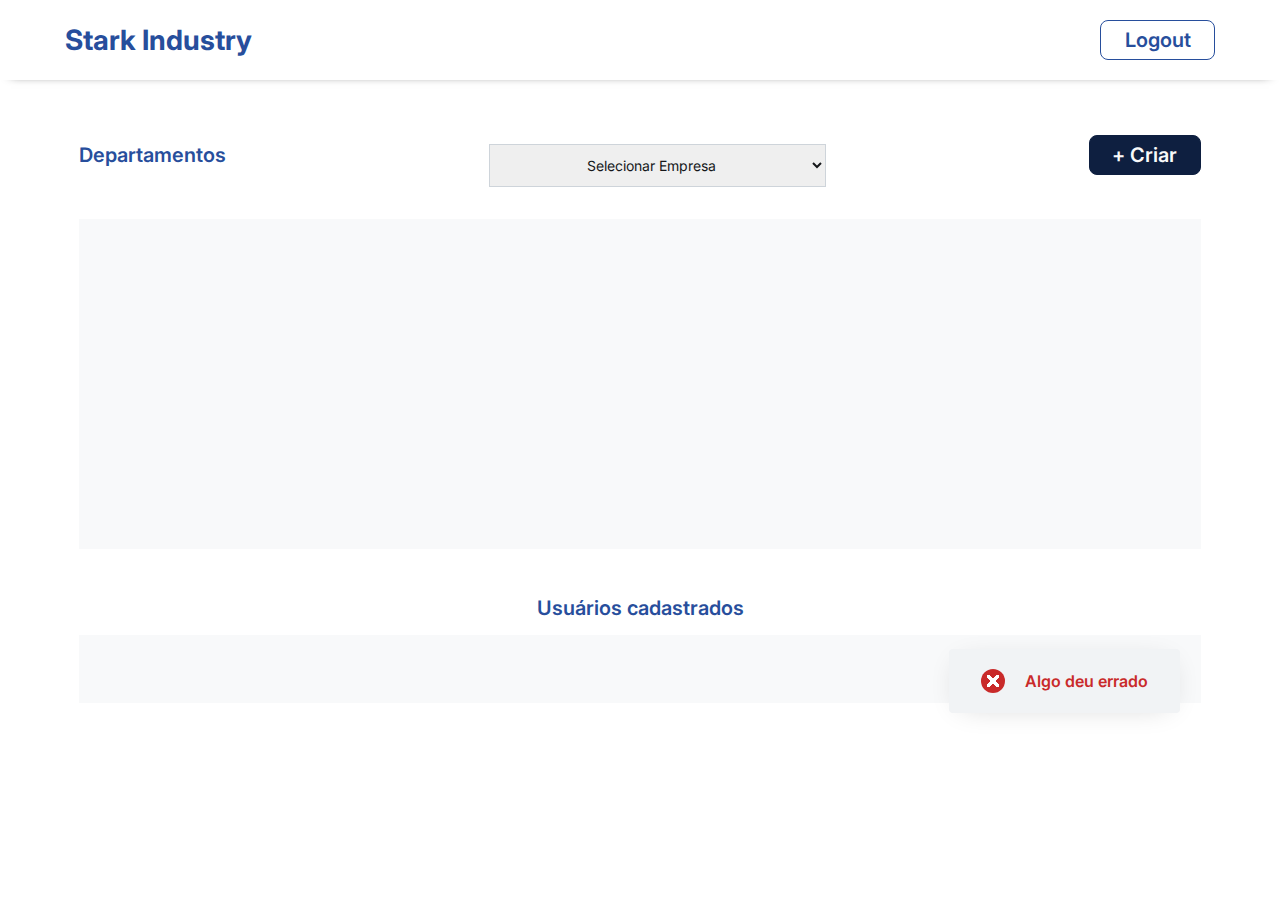
<file: src/pages/DashBordAdmin/index.html>
<!DOCTYPE html>
<html lang="pt-br">
<head>
    <meta charset="UTF-8">
    <meta http-equiv="X-UA-Compatible" content="IE=edge">
    <meta name="viewport" content="width=device-width, initial-scale=1.0">
    <title>DashBoard Admin</title>
    <link rel="stylesheet" href="../../styles/globalStyle.css">
    <link rel="stylesheet" href="../../styles/texts.css">
    <link rel="stylesheet" href="../../styles/colorTexts.css">
    <link rel="stylesheet" href="../../styles/buttons.css">
    <link rel="stylesheet" href="../../styles/inputs.css">
    <link rel="stylesheet" href="../../styles/cards.css">
    <link rel="stylesheet" href="../../styles/modal.css">
    <link rel="stylesheet" href="index.css">
</head>
<body>
    <header class="container-header">
        <div class="container container-content-header">
            <h1 class="font-2-bold brand-2">Stark Industry</h1>
            <button class="button-menu-icon" id="show"><img src="../../assets/img/Vector.png" alt=""></button>
            <nav class="nav-header">
                <button class="button-base button-brand-2 button-base-2" id="btn-logout">Logout</button>
 
            </nav>
        </div>
    </header>
    <main class="container container-main">
        <section class="container-list-department">
            <h1 class="font-3-semibold brand-2">Departamentos</h1>
            <select name="select-company" id="select-company" class="font-5-regular">
                <option value="0">Selecionar Empresa</option>
            </select>
            <button class="button-base button-brand-1" id="button-create" data-modal-control="create">+ Criar</button>
            <ul class="list-department">
                
            </ul>
        </section>
        <section class="container-user-registered">
            <h1 class="font-3-semibold brand-2">Usuários cadastrados</h1>
            <ul class="list-user-registered" id="list-user-registered">
                
            </ul>
        </section>
    </main>
    
    <script type="module" src="index.js"></script>
</body>
</html>
</file>
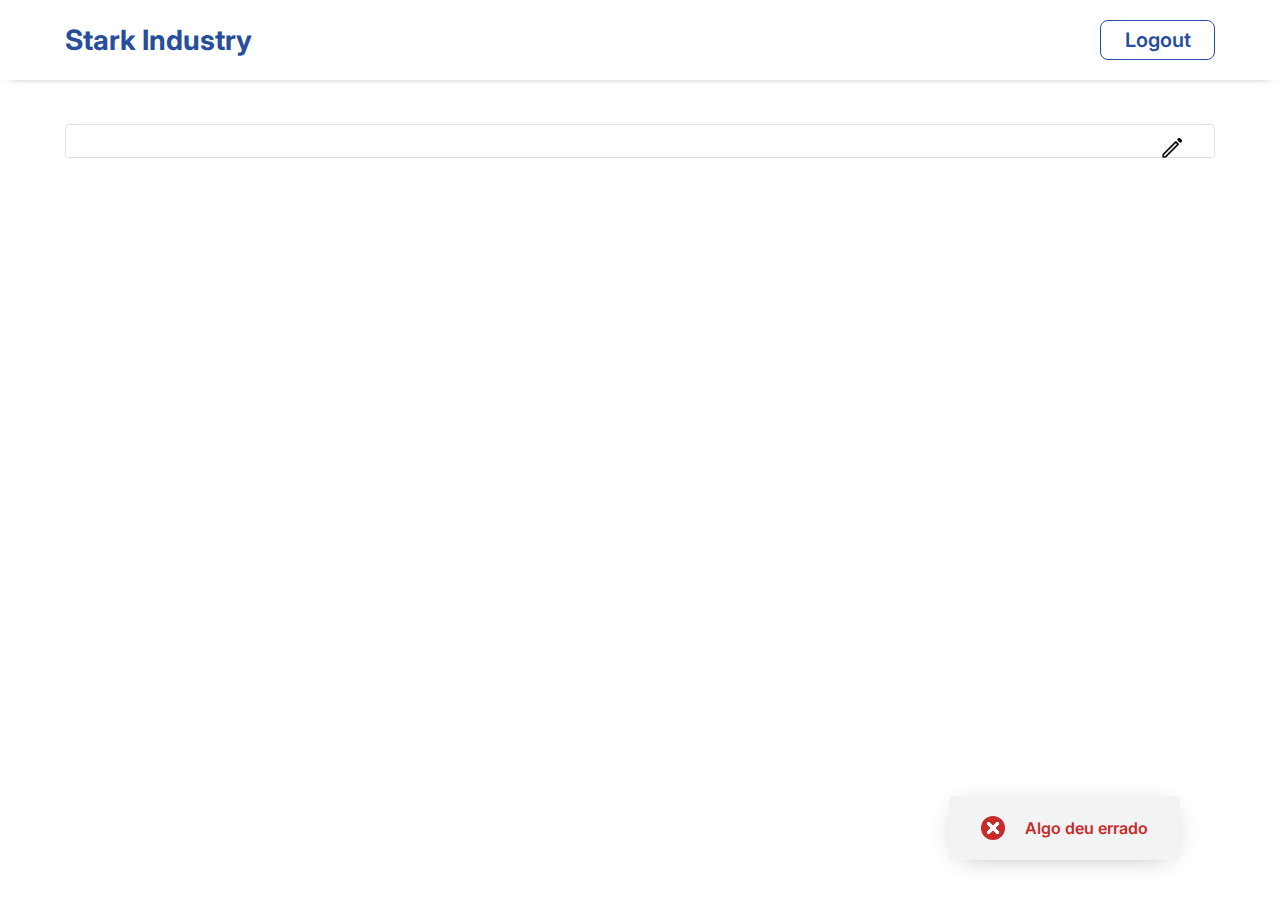
<file: src/pages/DashBordUser/index.html>
<!DOCTYPE html>
<html lang="pt-br">
<head>
   <meta charset="UTF-8">
   <meta http-equiv="X-UA-Compatible" content="IE=edge">
   <meta name="viewport" content="width=device-width, initial-scale=1.0">
   <title>Stark Industry DashBoard User</title>
   <link rel="stylesheet" href="../../styles/globalStyle.css">
   <link rel="stylesheet" href="../../styles/texts.css">
   <link rel="stylesheet" href="../../styles/colorTexts.css">
   <link rel="stylesheet" href="../../styles/buttons.css">
   <link rel="stylesheet" href="../../styles/inputs.css">
   <link rel="stylesheet" href="../../styles/modal.css">

   <link rel="stylesheet" href="index.css">
</head>
<body>
   <header class="container-header">
       <div class="container container-content-header">
           <h1 class="font-2-bold brand-2">Stark Industry</h1>
           <button class="button-menu-icon" id="show"><img src="../../assets/img/Vector.png" alt=""></button>
           <nav class="nav-header">
               <button class="button-base button-brand-2 button-base-2" id="btn-logout">Logout</button>

           </nav>
       </div>
   </header>
   <main class="container container-main">
       <section class="container-user-infor">
            <button class="button-edit"><img src="../../assets/img/Vector (1).png" alt="icon edit"></button>
       </section>
       <section id="container-job">
            
       </section>
       
   </main>


   <script type="module" src="index.js"></script>
</body>
</html>
</file>
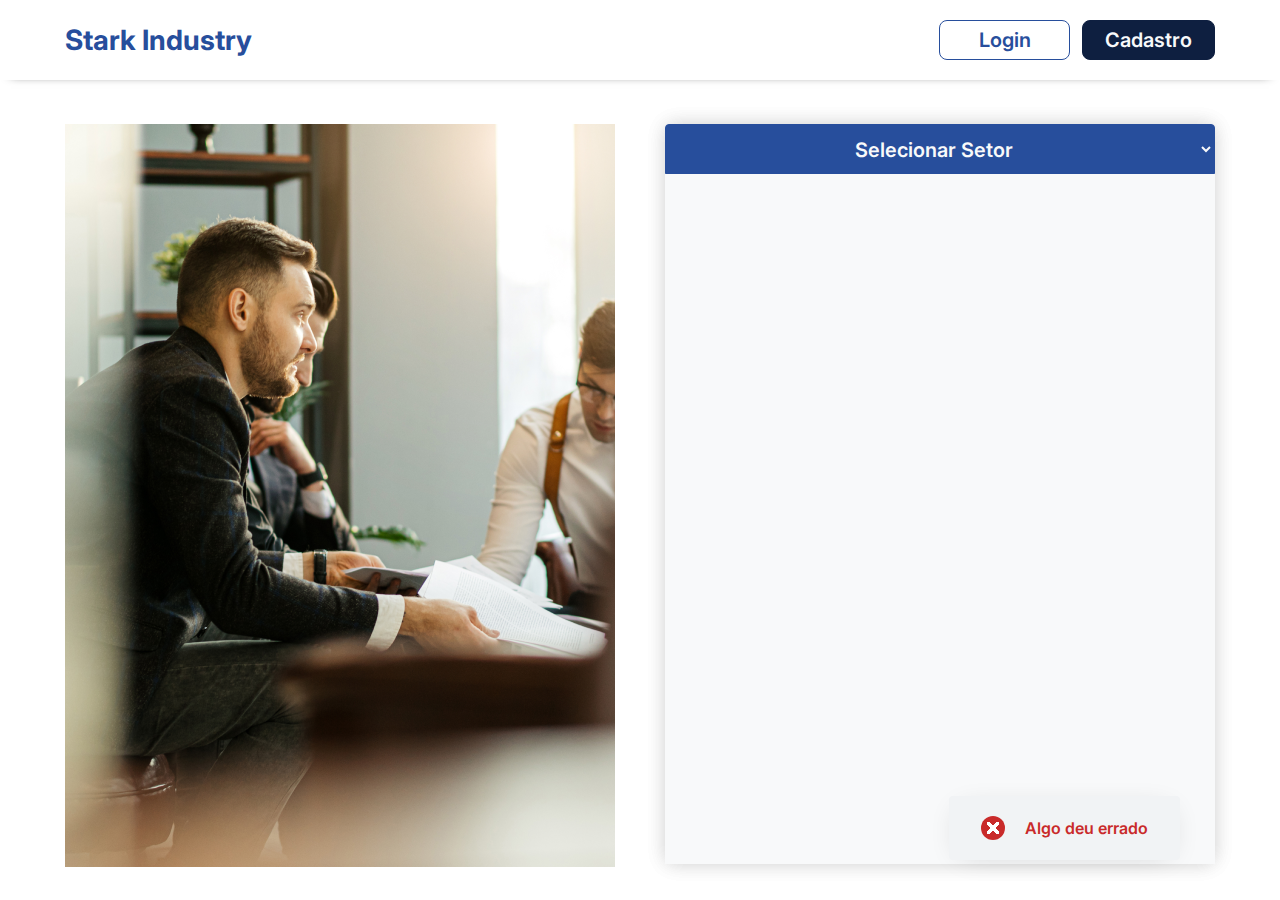
<file: src/pages/home/index.html>
<!DOCTYPE html>
 <html lang="pt-br">
 <head>
    <meta charset="UTF-8">
    <meta http-equiv="X-UA-Compatible" content="IE=edge">
    <meta name="viewport" content="width=device-width, initial-scale=1.0">
    <title>Stark Industry</title>
    <link rel="stylesheet" href="../../styles/globalStyle.css">
    <link rel="stylesheet" href="../../styles/texts.css">
    <link rel="stylesheet" href="../../styles/colorTexts.css">
    <link rel="stylesheet" href="../../styles/buttons.css">
    <link rel="stylesheet" href="../../styles/modal.css">
    <link rel="stylesheet" href="index.css">
 </head>
 <body>
    <header class="container-header">
        <div class="container container-content-header">
            <h1 class="font-2-bold brand-2">Stark Industry</h1>
            <button class="button-menu-icon" id="show"><img src="../../assets/img/Vector.png" alt=""></button>
            <nav class="nav-header">
                <a href="../Login/index.html" target="_self" class="button-base button-brand-2 button-base-2">Login</a>
                <a href="../Register/index.html" target="_self" class="button-base button-brand-1 button-base-2">Cadastro</a>
            </nav>
        </div>
    </header>
    <main class="container container-main">
        <Section class="section-banner">
            <img src="../../assets/img/Rectangle 6.png" alt="">
        </Section>
        <Section class="section-list-companies">
            <select name="select-sector" id="select-sector" class="font-3-semibold">
                <option value="0">Selecionar Setor</option>
                
            </select>
            <ul class="list-companies">
                
            </ul>
        </Section>
    </main>

    <script type="module" src="index.js"></script>
 </body>
 </html>
</file>
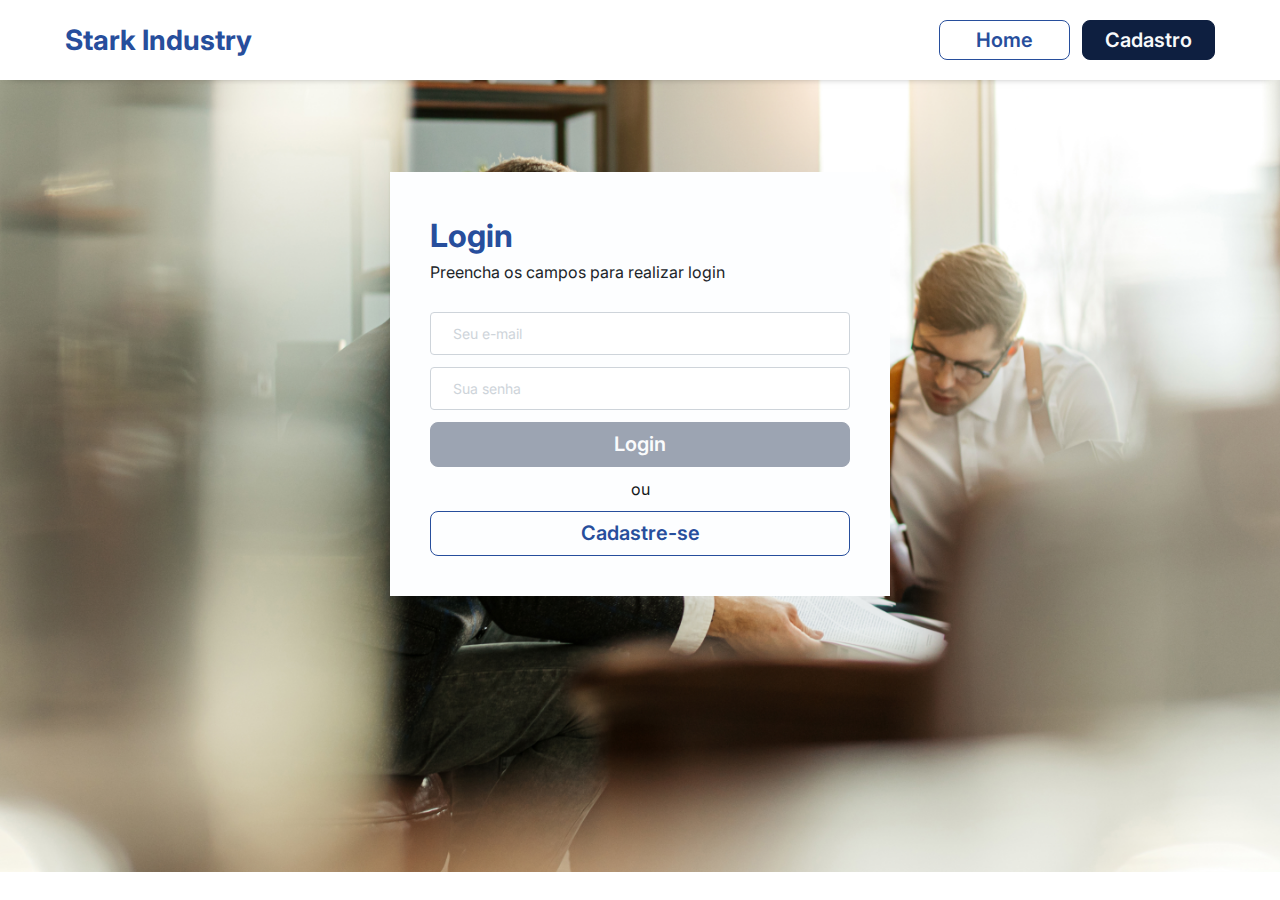
<file: src/pages/Login/index.html>
<!DOCTYPE html>
<html lang="pt-br">
<head>
   <meta charset="UTF-8">
   <meta http-equiv="X-UA-Compatible" content="IE=edge">
   <meta name="viewport" content="width=device-width, initial-scale=1.0">
   <title>Stark Industry Login</title>
   <link rel="stylesheet" href="../../styles/globalStyle.css">
   <link rel="stylesheet" href="../../styles/texts.css">
   <link rel="stylesheet" href="../../styles/colorTexts.css">
   <link rel="stylesheet" href="../../styles/buttons.css">
   <link rel="stylesheet" href="../../styles/inputs.css">
   <link rel="stylesheet" href="../../styles/modal.css">
   <link rel="stylesheet" href="index.css">
</head>
<body>
   <header class="container-header">
       <div class="container container-content-header">
           <h1 class="font-2-bold brand-2">Stark Industry</h1>
           <button class="button-menu-icon" id="show"><img src="../../assets/img/Vector.png" alt=""></button>
           <nav class="nav-header">
               <a href="../home/index.html" target="_self" class="button-base button-brand-2 button-base-2">Home</a>
               <a href="../Register/index.html" target="_self" class="button-base button-brand-1 button-base-2">Cadastro</a>
           </nav>
       </div>
   </header>
   <main class="container-main">
        <section class="container-form-login">
            <div class="header-form">
                <h1 class="font-1-bold brand-2">Login</h1>
                <span class="font-4-regular grey-1">Preencha os campos para realizar login</span>
            </div>
            <form>
                <input class="input-base" type="email" name="email" id="email" placeholder="Seu e-mail">
                <input class="input-base" type="password" name="password" id="password" placeholder="Sua senha">
                <button type="submit" class="button-base button-brand-1" disabled>Login</button>
                <span>ou</span>
                <a class="button-base button-brand-2" href="../Register/index.html" target="_self">Cadastre-se</a>
            </form>
        </section>
   </main>

   <script type="module" src="index.js"></script>
</body>
</html>
</file>
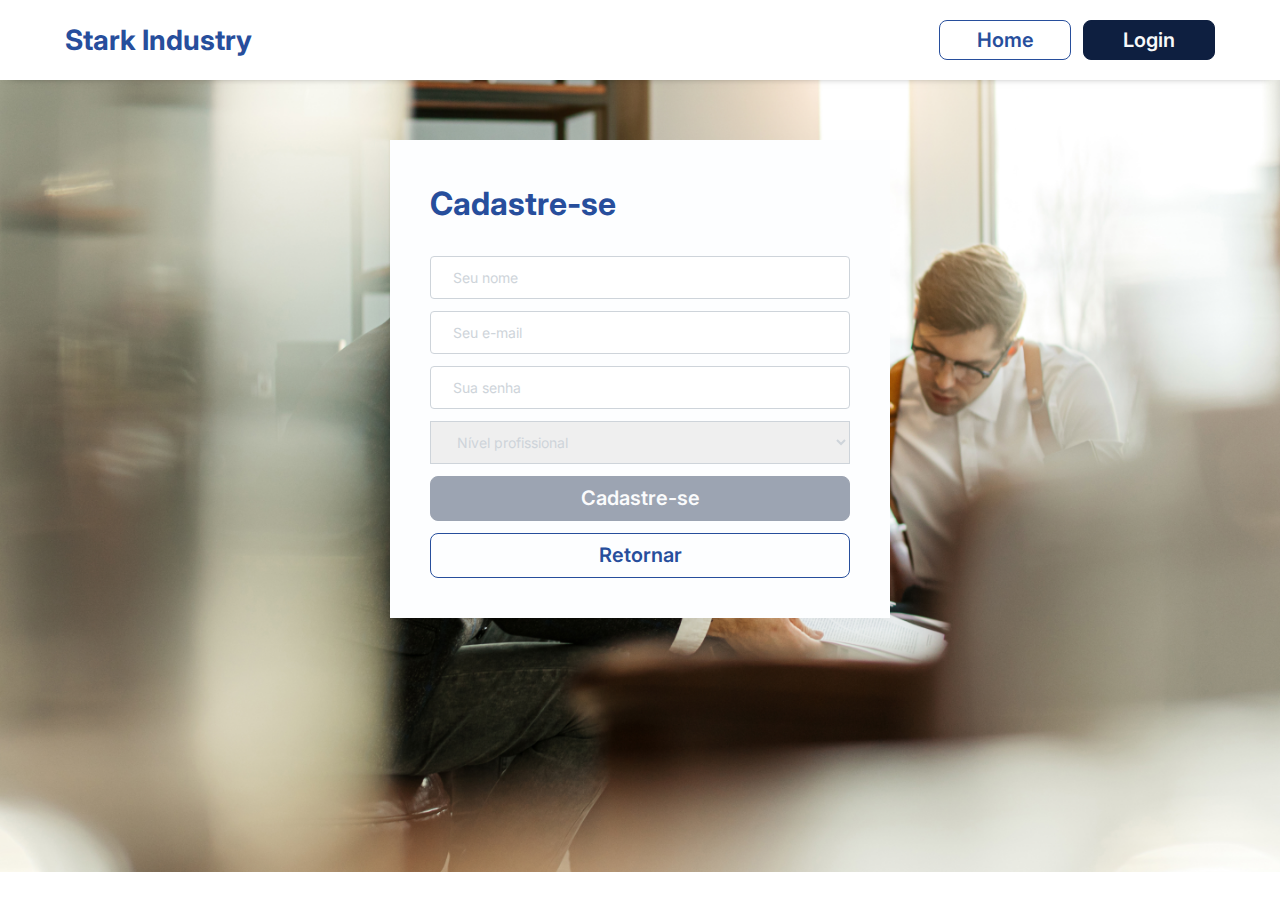
<file: src/pages/Register/index.html>
<!DOCTYPE html>
<html lang="pt-br">
<head>
   <meta charset="UTF-8">
   <meta http-equiv="X-UA-Compatible" content="IE=edge">
   <meta name="viewport" content="width=device-width, initial-scale=1.0">
   <title>Stark Industry Cadastro</title>
   <link rel="stylesheet" href="../../styles/globalStyle.css">
   <link rel="stylesheet" href="../../styles/texts.css">
   <link rel="stylesheet" href="../../styles/colorTexts.css">
   <link rel="stylesheet" href="../../styles/buttons.css">
   <link rel="stylesheet" href="../../styles/inputs.css">
   <link rel="stylesheet" href="../../styles/modal.css">
   <link rel="stylesheet" href="index.css">
</head>
<body>
   <header class="container-header">
       <div class="container container-content-header">
           <h1 class="font-2-bold brand-2">Stark Industry</h1>
           <button class="button-menu-icon" id="show"><img src="../../assets/img/Vector.png" alt=""></button>
           <nav class="nav-header">
               <a href="../home/index.html" target="_self" class="button-base button-brand-2 button-base-2">Home</a>
               <a href="../Login/index.html" target="_self" class="button-base button-brand-1 button-base-2">Login</a>
           </nav>
       </div>
   </header>
   <main class="container-main">
        <section class="container-form-login">
            <div class="header-form">
                <h1 class="font-1-bold brand-2">Cadastre-se</h1>
            </div>
            <form>
                <input class="input-base" type="text" name="name" id="username" placeholder="Seu nome">
                <input class="input-base" type="email" name="email" id="email" placeholder="Seu e-mail">
                <input class="input-base" type="password" name="password" id="password" placeholder="Sua senha">
                <select name="Professional_level" id="professional_level" aria-placeholder="Nível profissional">
                    <option value="0">Nível profissional</option>
                    <option value="estágio">Estágio</option>
                    <option value="júnior">Júnior</option>
                    <option value="pleno">Pleno</option>
                    <option value="sênior">Sênior</option>
                </select>
                <button type="submit" class="button-base button-brand-1" disabled>Cadastre-se</button>
                <a class="button-base button-brand-2" href="../Login/index.html" target="_self">Retornar</a>
            </form>
        </section>
   </main>

   <script type="module" src="index.js"></script>
</body>
</html>
</file>
<file: src/styles/globalStyle.css>
@import url('https://fonts.googleapis.com/css2?family=Inter:wght@400;500;600;700;800;900&display=swap');

:root {
    --color-brand-100: #0e1f40;
    --color-brand-200: #274e9c;
    --color-grey-000: #15171a;
    --color-grey-100: #212529;
    --color-grey-200: #2b2f33;
    --color-grey-300: #868e96;
    --color-grey-400: #adb5bd;
    --color-grey-500: #ced4da;
    --color-grey-600: #dee2e6;
    --color-grey-700: #f1f3f5;
    --color-grey-800: #f8f9fa;
    --color-grey-900: #fdfeff;
    --opacity: #1f1f1f80;
    --color-feedback-alert: #c92a2a;
    --color-feedback-sucess: #087f5b;
    --color-feedback-warning: #f08c00;
    --color-feedback-disable: #c6c7cd;

    --font-size-1: 2rem;
    --font-size-2: 1.75rem;
    --font-size-3: 1.25rem;
    --font-size-4: 1rem;
    --font-size-5: 0.875rem;

    --radius-1: 0.75rem;
    --radius-2: 0.5rem;
    --radius-3: 0.25rem;
    --radius-50: 50%;

    --gap-1: 1.75rem;
    --gap-2: 1.5rem;
    --gap-3: 1.25rem;
    --gap-4: 1rem;
    --gap-5: 0.875rem;
    --gap-6: 0.75rem;
}

* {
    margin: 0;
    padding: 0;
    box-sizing: border-box;
    text-decoration: none;
    list-style: none;
    font-family: "Inter", sans-serif;
    color: var(--color-grey-000);
}

.container {
    margin: 0 auto;
    max-width: 1150px;
}
</file>
<file: src/styles/texts.css>
.font-1-semibold {
    font-size: var(--font-size-1);
    font-weight: 600;
    line-height: 150%;
}

.font-1-bold {
    font-size: var(--font-size-1);
    font-weight: 700;
    line-height: 150%;
}

.font-2-semibold {
    font-size: var(--font-size-2);
    font-weight: 600;
    line-height: 150%;  
}

.font-2-bold {
    font-size: var(--font-size-2);
    font-weight: 700;
    line-height: 150%;  
}

.font-3-regular {
    font-size: var(--font-size-3);
    font-weight: 400;
    line-height: 150%;
}

.font-3-semibold {
    font-size: var(--font-size-3);
    font-weight: 600;
    line-height: 150%;
}

.font-3-bold {
    font-size: var(--font-size-3);
    font-weight: 700;
    line-height: 150%;
}

.font-4-regular {
    font-size: var(--font-size-4);
    font-weight: 400;
    line-height: 150%;
}

.font-4-semibold {
    font-size: var(--font-size-4);
    font-weight: 600;
    line-height: 150%;
}

.font-4-bold {
    font-size: var(--font-size-4);
    font-weight: 700;
    line-height: 150%;
}

.font-5-regular {
    font-size: var(--font-size-5);
    font-weight: 400;
    line-height: 150%;
}

.font-5-semibold {
    font-size: var(--font-size-5);
    font-weight: 600;
    line-height: 150%;
}

.font-5-bold {
    font-size: var(--font-size-5);
    font-weight: 700;
    line-height: 150%;
}
</file>
<file: src/styles/colorTexts.css>
.brand-1 {
    color: var(--color-brand-100);    
}

.brand-2 {
    color: var(--color-brand-200);
}

.alert {
    color: var(--color-feedback-alert);
}

.sucess {
    color: var(--color-feedback-sucess)
}

.grey-0 {
    color: var(--color-grey-000); 
}

.grey-1 {
    color: var(--color-grey-100); 
}

.grey-2 {
    color: var(--color-grey-200); 
}

.grey-3 {
    color: var(--color-grey-300); 
}

.grey-4 {
    color: var(--color-grey-400); 
}

.grey-5 {
    color: var(--color-grey-500); 
}

.grey-6 {
    color: var(--color-grey-600); 
}

.grey-7 {
    color: var(--color-grey-700); 
}

.grey-8 {
    color: var(--color-grey-800); 
}

.grey-9 {
    color: var(--color-grey-900); 
}
</file>
<file: src/styles/buttons.css>
.button-base {
    border-radius: var(--radius-2);
    border: none;
    padding: 0.438rem 1.375rem;
    cursor: pointer;
    transition: 0.3s ease;
    font-size: var(--font-size-3);
    font-weight: 600;
    line-height: 120%;
    width: 100%;
    height: 2.8125rem;
    display: flex;
    justify-content: center;
    align-items: center;
}

.button-base-2 {
    height: 2.5rem;
}

.button-brand-1 {
    background-color: var(--color-brand-100);
    border: 1px solid var(--color-brand-100);
    color: var(--color-grey-800);
}
.button-brand-1:hover {
    background-color: var(--color-brand-200);
    border: 1px solid var(--color-brand-200);
}
.button-brand-1:disabled {
    opacity: 40%;
    cursor: default;
}
.button-brand-1:disabled:hover {
    background-color: var(--color-brand-100)
}

.button-brand-2 {
    background-color: transparent;
    border: 1px solid var(--color-brand-200);
    color: var(--color-brand-200);
}
.button-brand-2:hover {
    background-color: var(--color-brand-200);
    color: var(--color-grey-800);
}

.button-sucess {
    background-color: var(--color-feedback-sucess);
    color: #fff;
}

.button-alert {
    border: 1px solid var(--color-feedback-alert);
    border-radius: var(--radius-2);
    color: var(--color-feedback-alert);
}


/* style btn sector */
.sector-btn {
    border: 1px solid var(--color-brand-200);
    display: flex;
    justify-content: center;
    align-items: center;
    border-radius: var(--radius-1);
    padding: 0.35rem 1rem;
    cursor: default;
    max-width: 60%;
} 


/* style btn menu */
.button-menu-icon {
    border: none;
    background-color: transparent;
    display: flex;
}

.button-menu-icon:hover {
    opacity: 40%;
}


.icon-search {
    animation: searchAnimate 4s linear infinite;
}

/* Style btn menu card */
.button-menu-department {
    border: none;
    background-color: transparent;
    display: flex;
    position: absolute;
    right: 0.5rem;
    top: 1.25rem;
    cursor: pointer;
}
.button-menu-department:hover {
    opacity: 40%;
}
.button-menu-department > img {
    width: 1rem;
}

.btn-base-menu {
    border: none;
    background-color: transparent;
    cursor: pointer;
    display: flex;
    align-items: center;
    justify-content: center;
}
.btn-base-menu > img {
    width: 1.25rem;
}

/* Style btn edit */
.button-edit {
    border: none;
    background-color: transparent;
    position: absolute;
    top: 1rem;
    right: 1rem;
    cursor: pointer;
}
.button-edit > img {
    width: 1.25rem;
}

.button-close {
    border: none;
    background-color: transparent;
    position: absolute;
    z-index: 1;
    top: 1rem;
    right: 1rem;
    cursor: pointer;
}
.button-close > img {
    width: 1.125rem;
}

.button-visibility {
    width: 40%;
}

@keyframes searchAnimate {
    0% {
        transform: rotate(0deg);
    }
    100% {
        transform: rotate(360deg);
    }
}
</file>
<file: src/styles/inputs.css>
.input-base {
    border: 1px solid var(--color-grey-500);
    border-radius: var(--radius-3);
    outline: none;
    padding: 0.68rem 1.375rem;
    font-size: var(--font-size-4);
    font-weight: 400;
    line-height: 120%;
    width: 100%;
}

.input-base::placeholder {
    font-size: var(--font-size-5);
    color: var(--color-grey-500);
}

select {
    border: 1px solid var(--color-grey-500);
    outline: none;
    padding: 0.68rem 1.375rem;
    font-size: var(--font-size-5);
    font-weight: 400;
    line-height: 120%;
    width: 100%;
}

.select-selected {
    color: var(--color-grey-500);
}

select > option {
    color: var(--color-grey-100);
}

select > option:nth-child(1) {
    color: var(--color-grey-500);
}
</file>
<file: src/styles/cards.css>
/* Style card departmen */
.department {
    display: flex;
    justify-content: space-between;
    align-items: center;
    border-bottom: 1px solid var(--color-brand-200);
    padding: 1rem 0.5rem;
    position: relative;
    padding-right: 1.875rem;
    width: 17rem;
    background-color: var(--color-grey-900);
    height: 8rem;
}

.infor-department {
    display: flex;
    flex-direction: column;
    gap: var(--gap-6);
}
.infor-department > h3 {
    width: 13rem;
}

.nav-btns {
    display: none;
    flex-direction: column;
    gap: 0.85rem;
    animation: showMenuCard 0.7s;
}

/* Style card user registered */
.user-registered {
    position: relative;
    display: flex;
    justify-content: space-between;
    border-bottom: 1px solid var(--color-brand-200);
    padding: 1rem 0.5rem;
    padding-right: 1.875rem;
    width: 13rem;
    background-color: var(--color-grey-900);
}

.infor-user-registered {
    display: flex;
    flex-direction: column;
    justify-content: space-between;
    gap: var(--gap-6);
}

.infor-user-registered > h3 {
    width: 10rem;
}
</file>
<file: src/styles/modal.css>
/* Style base modal */
.container-modal {
    height: 100vh;
    width: 100%;
    position: absolute;
    top: 0;
    left: 0;
    background-color: var(--opacity);
    display: flex;
    align-items: center;
    justify-content: center;
    padding: 0 1rem;
}

.modal {
    width: 25rem;
    background-color: var(--color-grey-700);
    border-radius: var(--radius-3);
    padding: 1rem 2rem;
    display: flex;
    flex-direction: column;
    gap: var(--gap-4);
    position: relative;
    animation: modalShow 1s ease;
}

.modal-delete {
    width: 37.5rem;
    padding: 4rem;
    text-align: center;
    gap: 3rem;
}

.modal-delete > .button-base {
    width: 60%;
    margin: 0 auto;
}

.modal-h {
    height: 100%;
}

.modal-top {
    transition: 0.3s ease;
    top: 15px;
}

/* Style Modal Tooltip */
.modal-communication {
    max-width: 27.5rem;
    max-height: 7.813rem;
    background-color: var(--color-grey-700);
    border-radius: var(--radius-3);
    box-shadow: 0px 4px 30px -12px rgba(0, 0, 0, 0.2);
    padding: 1.25rem 2rem;
    display: flex;
    flex-direction: column;
    align-items: flex-start;
    gap: 1rem;
    position: absolute;
    bottom: 40px;
    right: 100px;
    z-index: 3;
    animation: showModalInfor 4000ms ease-in-out forwards;
}

.container-message {
    display: flex;
    gap: 1.25rem;
}

.msg {
    display: flex;
    align-items: center;
    gap: 0.75rem;
}

.circle {
    width: 1.5rem;
    height: 1.5rem;
    border-radius: var(--radius-1);
    display: flex;
    align-items: center;
    justify-content: center;
}

.circle-sucess {
    background-color: var(--color-feedback-sucess);
}

.circle-fail {
    background-color: var(--color-feedback-alert);
    text-align: start;
}




@keyframes showModalInfor {
    0%{
        right: -100%;
    }
    25% {
        right: 10px;
    }
    50%{
        right: 10px;
    }
    100%{
        right: -100%;
    }
}

@keyframes modalShow {
    0% {
        top: -100%;
    }
    100% {
        top: 0;
    }
}
</file>
<file: src/pages/DashBordAdmin/index.css>
/* Style Header */
.container-header {
    box-shadow: 0px 5px 10px -11px black;
    margin-bottom: 1.375rem;
    width: 100%;
    height: 100%;
}

.container-content-header {
    display: flex;
    justify-content: space-between;
    align-items: center;
    flex-wrap: wrap;
    gap: 1.5rem;
    height: 100%;
    padding: 0.875rem;
}

.nav-header {
    display: none;
    justify-content: space-between;
    gap: var(--gap-6);
    width: 100%;
    animation: 0.7s showMenu ease;
}

.nav-show {
    display: flex;  
}

/* Style Main*/
.container-main {
    display: flex;
    flex-direction: column;
    gap: 2.75rem;
    padding: 0 0.875rem;
}

.container-list-department {
    display: flex;
    flex-direction: column;
    gap: var(--gap-6);
    position: relative;
}

#button-create {
    position: absolute;
    width: 40%;
    right: 0;
    top: 0;
}

.container-list-department > select {
    margin-top: 1.25rem;
}

.list-department {
    display: flex;
    gap: var(--gap-1);
    overflow-x: auto;
    background-color: var(--color-grey-800);
    padding: 1rem;
}

.list-department-empty {
    align-items: center;
    justify-content: center;
}

.container-user-registered {
    display: flex;
    flex-direction: column;
    gap: var(--gap-6);
}

.container-user-registered > h1 {
    text-align: center;
}

.list-user-registered {
    display: flex;
    gap: var(--gap-1);
    overflow-x: auto;
    background-color: var(--color-grey-800);
    padding: 1rem;
}

/* Style Select */
select {
    text-align: center;
    cursor: pointer;
    outline: none;
}

option {
    background-color: var(--color-grey-800);
    color: var(--color-brand-200);
    cursor: pointer;
}

.form-create-modal {
    display: flex;
    flex-direction: column;
    gap: 0.5rem;
}

#company_uuid {
    width: 100%;
}

.textarea-edit {
    width: 100%;
    height: 6.875rem;
    border: 1px solid var(--color-grey-700);
    resize: none;
    outline: none;  
    padding: 1rem;
}

.modal-visibility {
    width: 53.125rem;
    height: 38rem;
    display: flex;
    flex-direction: column;
    justify-content: space-between;
    gap: 1.25rem;
}

.modal-visibility > header {
    display: flex;
    justify-content: space-between;
}

.container-company-infor {
    display: flex;
    flex-direction: column;
    gap: 1rem;
}

.div-select {
    display: flex;
    flex-direction: column;
    align-items: flex-end;
    gap: 1rem;
    width: 56%;
}

.div-select > select {
    width: 100%;
}

.list-user-dep {
    height: 18.125rem;
    width: 100%;
    background-color: var(--color-grey-800);
    padding: 4rem 2rem;
    display: flex;
    align-items: center;
    gap: 2rem;
    overflow-x: auto;
}

.user-dep {
    display: flex;
    flex-direction: column;
    justify-content: space-between;
    align-items: center;
    gap: 1rem;
    background-color: var(--color-grey-700);
    width: 18.75rem;
    height: 11.375rem;
    padding: 1rem;
}

.user-dep > div {
    display: flex;
    flex-direction: column;
    justify-content: space-between;
    gap: 0.75rem;
    height: 60%;
    width: 100%;
}

.user-dep > div > h2 {
    width: 200px;
}

.user-dep > button {
    width: 70%;
}

@media (min-width: 700px) {
    ::-webkit-scrollbar {
        overflow: hidden;
        width: 10px;
    }
    ::-webkit-scrollbar-thumb:hover {
        background-color: var(--color-brand-200);
        border-radius: var(--radius-1);
    }

    /* style header desktop */
    .container-header {
        height: 5rem;
        margin-bottom: 2.75rem;
    }

    .button-menu-icon {
        display: none;
    }

    .container-content-header {
        flex-wrap: nowrap;
        padding: 0;
    }

    .nav-header {
        width: 10%;
        display: flex;
        animation: none;
    }

    /* Style Main desktop */
    body {
        padding-bottom: 50px;
        position: relative;
    }
    .container-list-department {
        justify-content: space-between;
        align-items: center;
        flex-direction: row;
        flex-wrap: wrap;
    }

    #select-company {
        width: 30%;
    }

    #button-create {
        position: static;
        width: 10%;
        text-align: center;
        height: 40px;
    }

    .list-department {
        margin-top: 1.25rem;
        flex-wrap: wrap;
        padding: 2.125rem 3.5rem;
        gap: var(--gap-1);
        height: 20.625rem;
        max-height: 100%;
        width: 100%;
        overflow-y: auto;
    }

    .list-department-empty {
        align-items: center;
        justify-content: center;
    }

    .list-user-registered {
        flex-wrap: wrap;
        justify-content: space-between;
        gap: var(--gap-1);
        padding: 2.125rem 3.5rem;
        max-height: 330px;
        overflow-y: auto;
    }

    .user-registered {
        width: 16rem;
    }
}


@keyframes showMenu {
    0%{
        margin-top: -20%;
        opacity: 0;
    }
    100% {
        margin-top: 0;
        opacity: 1;
    }
}


@keyframes showMenuCard {
    0% {
       opacity: 0;
       margin-right: -12%;
    }
    100% {
        opacity: 1;
        margin-right: 0;
    }
}
</file>
<file: src/pages/DashBordUser/index.css>
/* Style Header */
.container-header {
    box-shadow: 0px 5px 10px -11px black;
    margin-bottom: 1.375rem;
    width: 100%;
    height: 100%;
}

.container-content-header {
    display: flex;
    justify-content: space-between;
    align-items: center;
    flex-wrap: wrap;
    gap: 1.5rem;
    height: 100%;
    padding: 0.875rem;
}

.nav-header {
    display: none;
    justify-content: space-between;
    gap: var(--gap-6);
    width: 100%;
    animation: 0.7s showMenu ease;
}

.nav-show {
    display: flex;  
}

/* Style Main */
.container-main {
    display: flex;
    flex-direction: column;
    gap: 2.75rem;
    padding: 0 0.875rem;
}

.container-user-infor {
    display: flex;
    flex-direction: column;
    gap: 1rem;
    position: relative;
    border: 1px solid var(--color-grey-600);
    border-radius: var(--radius-3);
    padding: 1rem;
}

.container-user-infor > h2 {
    max-width: 60%;
}

.container-job-infor {
    display: flex;
    flex-direction: column;
    width: 100%;
    height: 160px;
}

.container-job-infor > h1 {
    display: flex;
    justify-content: center;
    align-items: center;
    background-color: var(--color-brand-100);
    color: white;
    line-height: 200%;
}

.list-co-workers {
    height: 100%;
    background-color: var(--color-grey-800);
    display: flex;
    padding: 1rem;
    gap: 1rem;
    overflow-x: auto;
}

.co-workers {
    width: 200px;
    display: flex;
    flex-direction: column;
    gap: 1rem;
    border: 1px solid var(--color-grey-600);
    border-radius: var(--radius-3);
    background-color: #fff;
    padding: .5rem;
}

.co-workers > h3 {
    width: 200px;
}

.container-empty {
    height: 9.375rem;
    background-color: var(--color-grey-700);
    border: 1px solid var(--color-grey-500
    );
    display: flex;
    align-items: center;
    justify-content: center;
}

.form-edit-modal {
    display: flex;
    flex-direction: column;
    gap: .75rem;
}

.form-edit-modal > button {
    margin-top: .75rem;
}


@media (min-width: 700px) {
    /* style header desktop */
    .container-header {
        height: 5rem;
        margin-bottom: 2.75rem;
    }

    .button-menu-icon {
        display: none;
    }

    .container-content-header {
        flex-wrap: nowrap;
        padding: 0;
    }

    .nav-header {
        width: 10%;
        display: flex;
        animation: none;
    }


    /* style main desktop */
    .container-main {
        padding: 0 0 2rem 0;
    }

    .list-infor {
        display: flex;
        gap: 9.375rem;
    }

    .button-edit {
        top: 40%;
        right: 2rem;
    }

    .container-job-infor {
        height: 468px;
    }

    .container-job-infor > h1 {
        line-height: 80px;
        font-size: var(--font-size-2);
    }

    .list-co-workers {
        flex-wrap: wrap;
        padding: 3.625rem;
    }

    .co-workers {
        width: 19.875rem;
        max-height: 100px;
        justify-content: space-between;
    }

    .container-empty {
        height: 29.25rem;
    }

    .container-empty > h1 {
        font-size: var(--font-size-1);
    }

}


@keyframes showMenu {
    0%{
        margin-top: -20%;
        opacity: 0;
    }
    100% {
        margin-top: 0;
        opacity: 1;
    }
}
</file>
<file: src/pages/home/index.css>
/* Style Header */
.container-header {
    box-shadow: 0px 5px 10px -11px black;
    margin-bottom: 1.375rem;
    width: 100%;
    height: 100%;
}

.container-content-header {
    display: flex;
    justify-content: space-between;
    align-items: center;
    flex-wrap: wrap;
    gap: 1.5rem;
    height: 100%;
    padding: 0.875rem;
}

.nav-header {
    display: none;
    justify-content: space-between;
    gap: var(--gap-6);
    width: 100%;
    animation: 0.7s showMenu ease;
}

.nav-show {
    display: flex;  
}


/* Style Main */
.container-main {
    display: flex;
    justify-content: space-between;
    padding: 0 0.875rem;
}

.section-banner {
    display: none;
}

.section-list-companies {
    display: flex;
    flex-direction: column;
    justify-content: space-between;
    background-color: var(--color-grey-700);
    border-radius: var(--radius-2);
    box-shadow: 0px 0px 20px 0px rgba(0, 0, 0, 0.1), 0px 0px 20px 0px rgba(0, 0, 0, 0.1);
    width: 20.625rem;
    min-width: 18rem;
    height: 20.625rem;
    margin: 0 auto;
}

.list-companies {
    display: flex;
    flex-direction: row;
    align-items: center;
    gap: var(--gap-3);
    height: 82%;
    padding: 0 1.25rem;
    background-color: var(--color-grey-800);
    overflow: auto;
}

.company {
    display: flex;
    flex-direction: column;
    justify-content: space-between;
    gap: var(--gap-6);
    width: 100%;
    height: 13.125rem;
    padding: 1rem 1.5rem;
    margin-top: 10px;
    background-color: var(--color-grey-700);
    border-bottom: 1px solid var(--color-brand-200);
}

.company > h3 {
    width: 13rem;
}

.company > div {
    display: flex;
    flex-direction: column;
    gap: 1rem;
}

/* Style Select */
select {
    text-align: center;
    background-color: var(--color-brand-200);
    border: 1px solid var(--color-brand-200);
    border-radius: var(--radius-3) var(--radius-3) 0 0 ;
    color: var(--color-grey-800);
    height: 3.125rem;
    padding: 0.75rem 0;
    cursor: pointer;
    outline: none;
}

option {
    font-size: var(--font-size-3);
    font-weight: 400;
    background-color: var(--color-grey-800);
    color: var(--color-brand-200);
    cursor: pointer;
}


@media (min-width: 700px) {
    /* style header desktop */
    .container-header {
        height: 5rem;
        margin-bottom: 2.75rem;
    }

    .button-menu-icon {
        display: none;
    }

    .container-content-header {
        flex-wrap: nowrap;
        padding: 0;
    }

    .nav-header {
        width: 24%;
        display: flex;
        animation: none;
    }


    /* style main desktop */
    .container-main {
        padding: 0 0 2rem 0;
    }

    .section-banner {
        display: flex;
    }

    .section-list-companies {
        width: 34.375rem;
        height: 46.25rem;
        margin: 0;
    }

    .list-companies {
        flex-direction: column;
        padding: 1.5rem;
        height: 100%;
    }
    .list-companies::-webkit-scrollbar {
        overflow: hidden;
        width: 0.75rem;
    }
    .list-companies::-webkit-scrollbar-thumb:hover {
        background-color: var(--color-brand-200);
        border-radius: var(--radius-1);
    }

    .sector-btn {
        max-width: 35%;
    }
}


@keyframes showMenu {
    0%{
        margin-top: -20%;
        opacity: 0;
    }
    100% {
        margin-top: 0;
        opacity: 1;
    }
}
</file>
<file: src/pages/Login/index.css>
body {
    height: 100vh;

}

/* Style Header */
.container-header {
    box-shadow: 0px 5px 10px -11px black;
    width: 100%;
    position: absolute;
    top: 0;
    left: 0;
    z-index: 1;
    background-color: #fff;
}

.container-content-header {
    display: flex;
    justify-content: space-between;
    align-items: center;
    flex-wrap: wrap;
    gap: 1.5rem;
    height: 100%;
    padding: 0.875rem;
    background-color: #fff;
}

.nav-header {
    display: none;
    justify-content: space-between;
    gap: var(--gap-6);
    width: 100%;
    animation: 0.7s showMenu ease;
}

.nav-show {
    display: flex;  
}

/* Style Main */
.container-main {
    background-image: url("../../assets/img/Rectangle\ 7.png");
    background-position: center; 
    background-repeat: no-repeat;
    background-size: cover;
    height: 87%; 
    width: 100%; 
    position: absolute;
    top: 70px; 
    z-index: 0;
}

.container-form-login {
    width: 100%;
    margin-top: 1.75rem;
    background-color: var(--color-grey-900);
    display: flex;
    flex-direction: column;
    gap: var(--gap-4);
    padding: 2.5rem 1.25rem;
}

.container-form-login > form {
    display: flex;
    flex-direction: column;
    gap: var(--gap-6);
    text-align: center;
}


@media (min-width: 700px) {
    /* style header desktop */
    .container-header {
        height: 5rem;
        margin-bottom: 2.75rem;
    }

    .button-menu-icon {
        display: none;
    }

    .container-content-header {
        flex-wrap: nowrap;
        padding: 0;
    }

    .nav-header {
        width: 24%;
        display: flex;
        animation: none;
    }

    /* Style Main */
    .container-main {
        top: 5rem;
        height: 88%;
    }

    .container-form-login {
        width: 31.25rem;
        margin: 5.75rem auto;
        padding: 2.5rem;
        gap: var(--gap-1);
    }
}

@keyframes showMenu {
    0%{
        margin-top: -20%;
        opacity: 0;
    }
    100% {
        margin-top: 0;
        opacity: 1;
    }
}
</file>
<file: src/pages/Register/index.css>
body {
    height: 100vh;
}

/* Style Header */
.container-header {
    box-shadow: 0px 5px 10px -11px black;
    width: 100%;
    position: absolute;
    top: 0;
    left: 0;
    z-index: 1;
    background-color: #fff;
}

.container-content-header {
    display: flex;
    justify-content: space-between;
    align-items: center;
    flex-wrap: wrap;
    gap: 1.5rem;
    height: 100%;
    padding: 0.875rem;
    background-color: #fff;
}

.nav-header {
    display: none;
    justify-content: space-between;
    gap: var(--gap-6);
    width: 100%;
    animation: 0.7s showMenu ease;
}

.nav-show {
    display: flex;  
}

/* Style Main */
.container-main {
    background-image: url("/src/assets/img/Rectangle\ 7.png");
    background-position: center; 
    background-repeat: no-repeat;
    background-size: cover;
    height: 88%; 
    width: 100%; 
    position: absolute;
    top: 70px; 
    z-index: 0;
}

.container-form-login {
    width: 100%;
    margin-top: 1.75rem;
    background-color: var(--color-grey-900);
    display: flex;
    flex-direction: column;
    gap: var(--gap-5);
    padding: 2.5rem 1.25rem;
}

.container-form-login > form {
    display: flex;
    flex-direction: column;
    gap: var(--gap-6);
    text-align: center;
}


@media (min-width: 700px) {
    /* style header desktop */
    .container-header {
        height: 5rem;
        margin-bottom: 2.75rem;
    }

    .button-menu-icon {
        display: none;
    }

    .container-content-header {
        flex-wrap: nowrap;
        padding: 0;
    }

    .nav-header {
        width: 24%;
        display: flex;
        animation: none;
    }

    /* Style Main */
    .container-main {
        top: 5rem;
        height: 88%;
    }

    .container-form-login {
        width: 31.25rem;
        margin: 3.75rem auto;
        padding: 2.5rem;
        gap: var(--gap-1);
    }
}

@keyframes showMenu {
    0%{
        margin-top: -20%;
        opacity: 0;
    }
    100% {
        margin-top: 0;
        opacity: 1;
    }
}
</file>
